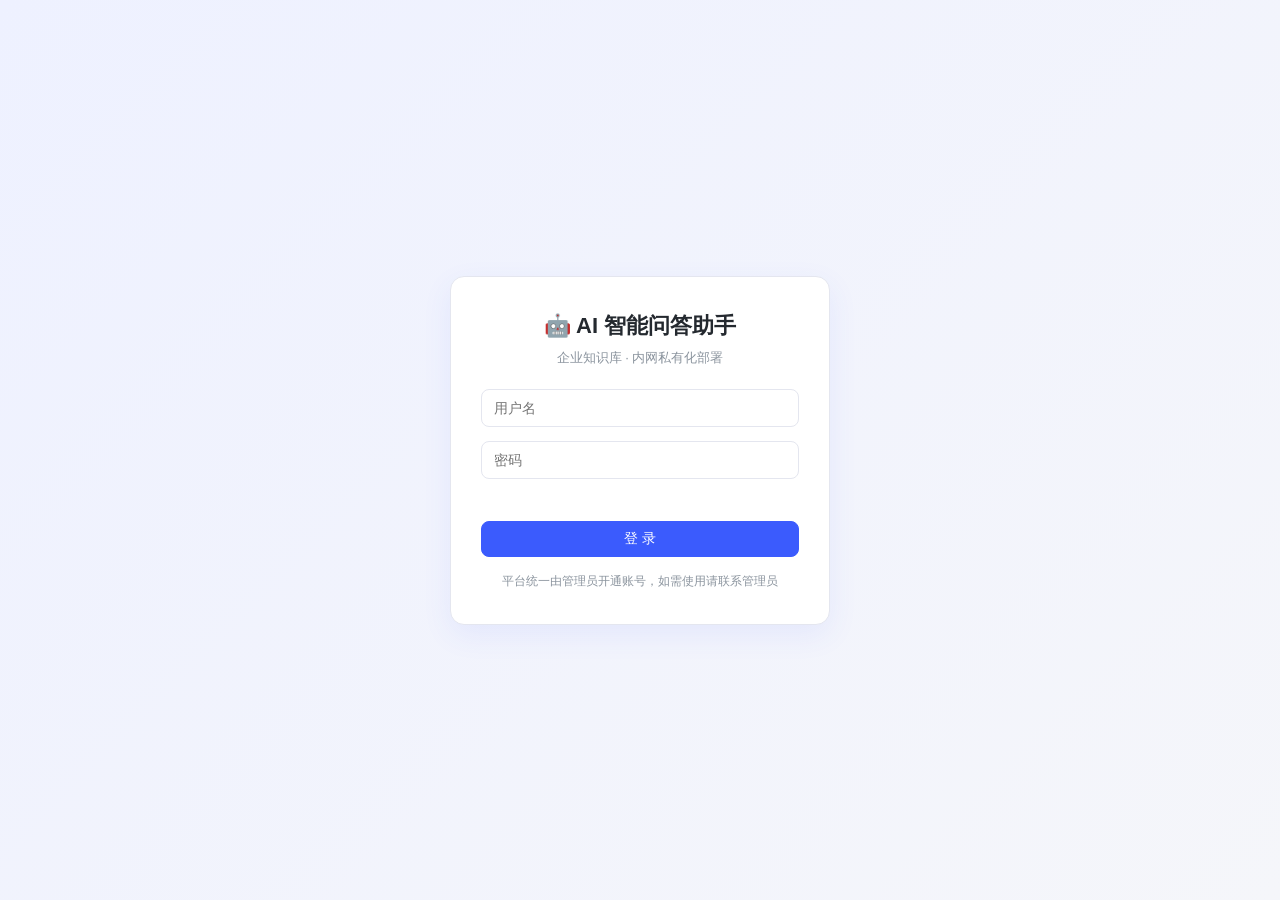
<file: src/main/resources/static/login.html>
<!DOCTYPE html>
<html lang="zh-CN">
<head>
<meta charset="UTF-8">
<meta name="viewport" content="width=device-width, initial-scale=1.0">
<title>登录 - AI 智能问答助手</title>
<link rel="icon" href="data:image/svg+xml,<svg xmlns=%22http://www.w3.org/2000/svg%22 viewBox=%220 0 100 100%22><text y=%22.9em%22 font-size=%2290%22>🤖</text></svg>">
<link rel="stylesheet" href="css/style.css?v=3">
</head>
<body class="login-body">
<div class="login-card">
  <h1>🤖 AI 智能问答助手</h1>
  <p class="sub">企业知识库 · 内网私有化部署</p>
  <div class="field"><input id="username" placeholder="用户名" autocomplete="username"></div>
  <div class="field"><input id="password" type="password" placeholder="密码" autocomplete="current-password"></div>
  <div id="msg" class="msg"></div>
  <button id="btnLogin" class="btn primary block">登 录</button>
  <p class="tip">平台统一由管理员开通账号，如需使用请联系管理员</p>
</div>
<script src="js/login.js?v=3"></script>
</body>
</html>
</file>
<file: src/main/resources/static/css/style.css>
:root {
  --bg: #f5f6fa; --card: #fff; --line: #e4e6ef; --txt: #24292f;
  --muted: #8b949e; --primary: #3b5bfd; --primary-dark: #2d46d6;
  --ok: #1a7f37; --warn: #b35900; --err: #cf222e;
}
* { box-sizing: border-box; margin: 0; padding: 0; }
body { font-family: -apple-system, "PingFang SC", "Microsoft YaHei", sans-serif; background: var(--bg); color: var(--txt); }
button { cursor: pointer; font-family: inherit; }
.hidden { display: none !important; }
.muted { color: var(--muted); font-size: 13px; }

/* ---------- 登录页 ---------- */
.login-body { display: flex; align-items: center; justify-content: center; min-height: 100vh;
  background: linear-gradient(135deg, #eef1ff, #f5f6fa); }
.login-card { width: 380px; background: var(--card); border: 1px solid var(--line); border-radius: 14px; padding: 34px 30px; box-shadow: 0 10px 30px rgba(59,91,253,.08); }
.login-card h1 { font-size: 22px; text-align: center; }
.login-card .sub { text-align: center; color: var(--muted); margin: 8px 0 22px; font-size: 13px; }
.login-card .field { margin-bottom: 14px; }
.login-card input, .composer textarea, .row input, .row select, .panel select {
  width: 100%; padding: 10px 12px; border: 1px solid var(--line); border-radius: 8px; font-size: 14px; background: #fff; }
.msg { color: var(--err); font-size: 13px; min-height: 18px; margin-bottom: 6px; }
.tip { margin-top: 16px; text-align: center; color: var(--muted); font-size: 12px; }

/* ---------- 按钮 ---------- */
.btn { padding: 8px 16px; border: 1px solid var(--line); border-radius: 8px; background: #fff; font-size: 14px; }
.btn.primary { background: var(--primary); border-color: var(--primary); color: #fff; }
.btn.primary:hover { background: var(--primary-dark); }
.btn.ghost { background: transparent; }
.btn.sm { padding: 3px 10px; font-size: 12px; }
.btn.block { display: block; width: 100%; margin-top: 10px; }
.btn:disabled { opacity: .5; cursor: not-allowed; }

/* ---------- 顶栏 ---------- */
.topbar { display: flex; align-items: center; gap: 24px; height: 54px; padding: 0 20px;
  background: var(--card); border-bottom: 1px solid var(--line); position: sticky; top: 0; z-index: 10; }
.brand { font-weight: 700; }
nav { display: flex; gap: 6px; flex: 1; }
.tab { border: none; background: none; padding: 8px 14px; font-size: 14px; border-radius: 8px; color: var(--muted); }
.tab.active { background: #eef1ff; color: var(--primary); font-weight: 600; }
.userbox { font-size: 14px; display: flex; align-items: center; gap: 10px; }

/* ---------- 问答视图 ---------- */
.view { max-width: 1280px; margin: 0 auto; }
.view.flex { display: flex; gap: 16px; padding: 16px; height: calc(100vh - 54px); }
.sidebar { width: 230px; background: var(--card); border: 1px solid var(--line); border-radius: 12px; padding: 12px; overflow-y: auto; flex-shrink: 0; }
.conv-list { list-style: none; margin-top: 10px; }
.conv-list li { padding: 9px 10px; border-radius: 8px; font-size: 13px; cursor: pointer; display: flex; justify-content: space-between; align-items: center; gap: 6px; }
.conv-list li:hover { background: var(--bg); }
.conv-list li.active { background: #eef1ff; color: var(--primary); }
.conv-list .t { flex: 1; overflow: hidden; text-overflow: ellipsis; white-space: nowrap; }
.conv-list .del { color: var(--muted); border: none; background: none; font-size: 12px; }
.chat-main { flex: 1; display: flex; flex-direction: column; background: var(--card); border: 1px solid var(--line); border-radius: 12px; overflow: hidden; }
.kb-scope { padding: 10px 16px; border-bottom: 1px solid var(--line); font-size: 13px; display: flex; gap: 8px; align-items: center; flex-wrap: wrap; }
.kb-checks { display: flex; gap: 12px; flex-wrap: wrap; }
.kb-checks label { display: flex; gap: 4px; align-items: center; background: var(--bg); padding: 3px 10px; border-radius: 20px; cursor: pointer; }
.messages { flex: 1; overflow-y: auto; padding: 18px; display: flex; flex-direction: column; gap: 14px; }
.empty-tip { margin: auto; color: var(--muted); font-size: 14px; text-align: center; max-width: 420px; }
.msg-row { display: flex; }
.msg-row.user { justify-content: flex-end; }
.msg-row.ai { flex-direction: column; align-items: flex-start; }
.bubble { max-width: 78%; padding: 11px 14px; border-radius: 12px; font-size: 14px; line-height: 1.7; white-space: pre-wrap; word-break: break-word; }
.msg-row.user .bubble { background: var(--primary); color: #fff; border-bottom-right-radius: 3px; }
.msg-row.ai .bubble { background: var(--bg); border: 1px solid var(--line); border-bottom-left-radius: 3px; }
.cite-block { margin-top: 10px; border-top: 1px dashed var(--line); padding-top: 8px; display: flex; flex-direction: column; gap: 6px; width: 100%; max-width: 78%; }
.cite { font-size: 12px; background: #fff; border: 1px solid var(--line); border-radius: 8px; padding: 6px 9px; cursor: pointer; }
.cite:hover { border-color: var(--primary); }
.cite b { color: var(--primary); margin-right: 4px; }
.cite .loc { color: var(--muted); margin-left: 4px; }
.fb-row { margin-top: 8px; display: flex; gap: 8px; align-items: center; font-size: 13px; width: 100%; }
.fb-btn { border: 1px solid var(--line); background: #fff; border-radius: 6px; padding: 2px 10px; font-size: 13px; }
.fb-btn.sel { border-color: var(--primary); color: var(--primary); background: #eef1ff; }
.model-tag { color: var(--muted); font-size: 12px; margin-top: 6px; width: 100%; }
.composer { display: flex; gap: 10px; padding: 12px 16px; border-top: 1px solid var(--line); }
.composer textarea { flex: 1; resize: none; }
.composer .btn { align-self: stretch; }

/* ---------- 管理视图 ---------- */
.panel { background: var(--card); border: 1px solid var(--line); border-radius: 12px; padding: 18px; margin: 16px; }
.panel h2 { font-size: 16px; margin-bottom: 12px; }
.row { display: flex; gap: 10px; margin-bottom: 14px; flex-wrap: wrap; align-items: center; }
.row input { flex: 1; min-width: 180px; }
.kb-cards { display: flex; gap: 12px; flex-wrap: wrap; }
.kb-card { border: 1px solid var(--line); border-radius: 10px; padding: 12px 16px; min-width: 190px; cursor: pointer; background: #fff; }
.kb-card.sel { border-color: var(--primary); box-shadow: 0 0 0 2px #eef1ff; }
.kb-card .n { font-weight: 600; }
.kb-card .d { color: var(--muted); font-size: 12px; margin-top: 4px; }
.tbl { width: 100%; border-collapse: collapse; font-size: 13px; }
.tbl th, .tbl td { text-align: left; padding: 9px 10px; border-bottom: 1px solid var(--line); }
.tbl th { color: var(--muted); font-weight: 500; background: var(--bg); }
.badge { padding: 2px 8px; border-radius: 10px; font-size: 12px; }
.badge.ok { background: #dafbe1; color: var(--ok); }
.badge.proc { background: #fff8c5; color: var(--warn); }
.badge.fail { background: #ffe9e9; color: var(--err); }
.badge.pending { background: #eef1ff; color: var(--primary); }
.badge.off { background: #f0f0f0; color: var(--muted); }

/* ---------- 看板 ---------- */
.stat-cards { display: flex; gap: 14px; margin: 16px 16px 0; flex-wrap: wrap; }
.stat { flex: 1; min-width: 160px; background: var(--card); border: 1px solid var(--line); border-radius: 12px; padding: 16px; }
.stat .v { font-size: 26px; font-weight: 700; color: var(--primary); }
.stat .k { color: var(--muted); font-size: 13px; margin-top: 4px; }
.bars { display: flex; align-items: flex-end; gap: 14px; height: 150px; padding: 10px 6px 0; }
.bar-col { display: flex; flex-direction: column; align-items: center; gap: 6px; flex: 1; max-width: 90px; }
.bar { width: 100%; background: linear-gradient(180deg, #6b83ff, var(--primary)); border-radius: 6px 6px 0 0; min-height: 2px; }
.bar-x { font-size: 12px; color: var(--muted); }
.bar-v { font-size: 12px; }

/* ---------- 弹窗 ---------- */
.modal { position: fixed; inset: 0; background: rgba(0,0,0,.35); display: flex; align-items: center; justify-content: center; z-index: 99; }
.modal-box { background: #fff; border-radius: 12px; width: min(680px, 92vw); max-height: 80vh; display: flex; flex-direction: column; }
.modal-head { display: flex; justify-content: space-between; padding: 14px 16px; border-bottom: 1px solid var(--line); font-weight: 600; }
.modal-box pre { padding: 16px; overflow: auto; white-space: pre-wrap; word-break: break-word; font-size: 13px; line-height: 1.7; font-family: inherit; }
.modal-box input { width: 100%; padding: 10px 12px; border: 1px solid var(--line); border-radius: 8px; font-size: 14px; background: #fff; }
.modal-box input:focus { outline: none; border-color: var(--primary); }
</file>
